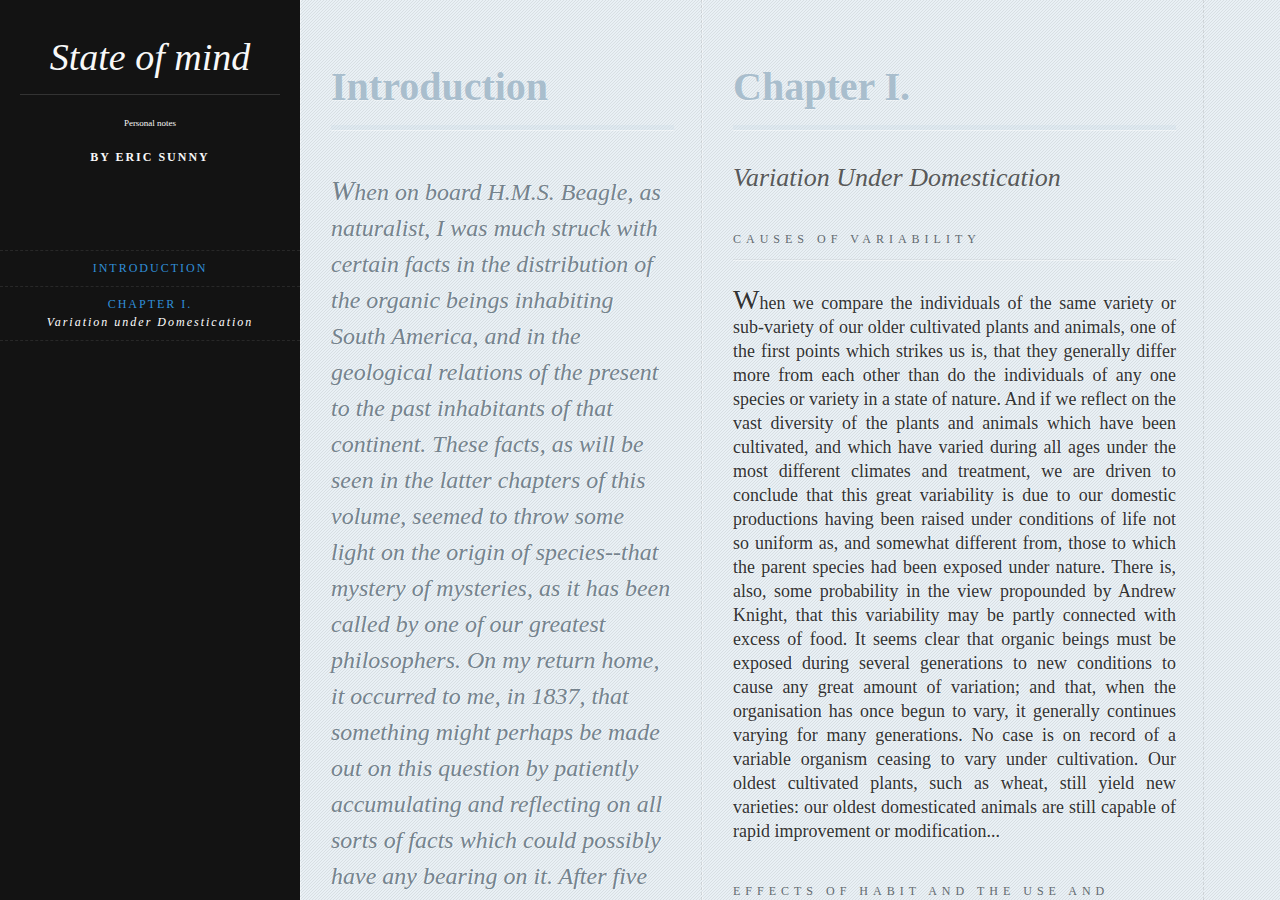
<file: dothtml/book-responsive/index.html>
<!DOCTYPE html>
<html lang="en">
    <head>
		<meta charset="UTF-8" />
        <meta http-equiv="X-UA-Compatible" content="IE=edge,chrome=1"> 
        <title>Responsive Horizontal Layout</title>
        <meta name="viewport" content="width=device-width, initial-scale=1.0, maximum-scale=1.0, user-scalable=no"> 
        <meta name="description" content="Responsive Horizontal Layout with jQuery and custom Scrollbars" />
        <meta name="keywords" content="horizontal, scrolling, panels, layout, template, jquery, responsive, custom scrollbar, html5" />
        <meta name="author" content="Codrops" />
        <link rel="shortcut icon" href="../favicon.ico">
		<link rel="stylesheet" type="text/css" href="css/jquery.jscrollpane.custom.css" />
        <link rel="stylesheet" type="text/css" href="css/style.css" />
		<script type="text/javascript" src="js/head.min.js"></script>
		<noscript>
			<style>
				@media screen and (max-width: 715px) {
					.hs-content-scroller{
						overflow: visible;
					}
				}
			</style>
		</noscript>
    </head>
    <body>
        <div id="hs-container" class="hs-container">
			
			<aside class="hs-menu" id="hs-menu">
				<div class="hs-headline">
					<h1>State of mind</h1>
					<small>Personal notes</small>
					<span class="hs-author">by Eric Sunny</span>
				</div>
				<nav>
					<a href="#introduction"><span>Introduction</span></a>
					<a href="#chapter1"><span>Chapter I.</span><span>Variation under Domestication</span></a>
				</nav>
			</aside>
			<a href="#hs-menu" class="hs-totop-link">Go to the top</a>
			<div class="hs-content-scroller">
				<div class="hs-content-wrapper">
					<article class="hs-content" id="introduction">
						<div class="hs-inner">
							<h2>Introduction</h2>
							
							<p>When on board H.M.S. Beagle, as naturalist, I was much struck with certain facts in the distribution of the organic beings inhabiting South America, and in the geological relations of the present to the past inhabitants of that continent. These facts, as will be seen in the latter chapters of this volume, seemed to throw some light on the origin of species--that mystery of mysteries, as it has been called by one of our greatest philosophers. On my return home, it occurred to me, in 1837, that something might perhaps be made out on this question by patiently accumulating and reflecting on all sorts of facts which could possibly have any bearing on it. After five years' work I allowed myself to speculate on the subject, and drew up some short notes; these I enlarged in 1844 into a sketch of the conclusions, which then seemed to me probable: from that period to the present day I have steadily pursued the same object. I hope that I may be excused for entering on these personal details, as I give them to show that I have not been hasty in coming to a decision.</p>

							<p>My work is now (1859) nearly finished; but as it will take me many more years to complete it, and as my health is far from strong, I have been urged to publish this abstract. I have more especially been induced to do this, as Mr. Wallace, who is now studying the natural history of the Malay Archipelago, has arrived at almost exactly the same general conclusions that I have on the origin of species. In 1858 he sent me a memoir on this subject, with a request that I would forward it to Sir Charles Lyell, who sent it to the Linnean Society, and it is published in the third volume of the Journal of that Society. Sir C. Lyell and Dr. Hooker, who both knew of my work--the latter having read my sketch of 1844--honoured me by thinking it advisable to publish, with Mr. Wallace's excellent memoir, some brief extracts from my manuscripts.</p>

							
							
						</div>
					</article>
					<article class="hs-content" id="chapter1">
						<div class="hs-inner">
							<h2>Chapter I.</h2>
							<h3>Variation Under Domestication</h3>
							
							<h4>Causes of Variability</h4>
							<p>When we compare the individuals of the same variety or sub-variety of our older cultivated plants and animals, one of the first points which strikes us is, that they generally differ more from each other than do the individuals of any one species or variety in a state of nature. And if we reflect on the vast diversity of the plants and animals which have been cultivated, and which have varied during all ages under the most different climates and treatment, we are driven to conclude that this great variability is due to our domestic productions having been raised under conditions of life not so uniform as, and somewhat different from, those to which the parent species had been exposed under nature. There is, also, some probability in the view propounded by Andrew Knight, that this variability may be partly connected with excess of food. It seems clear that organic beings must be exposed during several generations to new conditions to cause any great amount of variation; and that, when the organisation has once begun to vary, it generally continues varying for many generations. No case is on record of a variable organism ceasing to vary under cultivation. Our oldest cultivated plants, such as wheat, still yield new varieties: our oldest domesticated animals are still capable of rapid improvement or modification...</p>
							
							<h4>Effects of Habit and the use and disuse of Parts</h4>
							<p>Changed habits produce an inherited effect as in the period of the flowering of plants when transported from one climate to another. With animals the increased use or disuse of parts has had a more marked influence; thus I find in the domestic duck that the bones of the wing weigh less and the bones of the leg more, in proportion to the whole skeleton, than do the same bones in the wild duck; and this change may be safely attributed to the domestic duck flying much less, and walking more, than its wild parents. The great and inherited development of the udders in cows and goats in countries where they are habitually milked, in comparison with these organs in other countries, is probably another instance of the effects of use. Not one of our domestic animals can be named which has not in some country drooping ears; and the view which has been suggested that the drooping is due to disuse of the muscles of the ear, from the animals being seldom much alarmed, seems probable...</p>
							<h4>Correlated Variation</h4>
							<p>When we look to the hereditary varieties or races of our domestic animals and plants, and compare them with closely allied species, we generally perceive in each domestic race, as already remarked, less uniformity of character than in true species. Domestic races often have a somewhat monstrous character; by which I mean, that, although differing from each other and from other species of the same genus, in several trifling respects, they often differ in an extreme degree in some one part, both when compared one with another, and more especially when compared with the species under nature to which they are nearest allied. With these exceptions (and with that of the perfect fertility of varieties when crossed—a subject hereafter to be discussed), domestic races of the same species differ from each other in the same manner as do the closely allied species of the same genus in a state of nature, but the differences in most cases are less in degree. This must be admitted as true, for the domestic races of many animals and plants have been ranked by some competent judges as the descendants of aboriginally distinct species, and by other competent judges as mere varieties. If any well marked distinction existed between a domestic race and a species, this source of doubt would not so perpetually recur. It has often been stated that domestic races do not differ from each other in characters of generic value. It can be shown that this statement is not correct; but naturalists differ much in determining what characters are of generic value; all such valuations being at present empirical. When it is explained how genera originate under nature, it will be seen that we have no right to expect often to find a generic amount of difference in our domesticated races...</p>
						</div>
					</article>
					
				</div><!-- hs-content-wrapper -->
			</div><!-- hs-content-scroller -->
        </div>
		<script>
			head.js(
				{ jquery : "http://ajax.googleapis.com/ajax/libs/jquery/1.7.1/jquery.min.js" },
				{ mousewheel : "js/jquery.mousewheel.js" },
				{ mwheelIntent : "js/mwheelIntent.js" },
				{ jScrollPane : "js/jquery.jscrollpane.min.js" },
				{ history : "js/jquery.history.js" },
				{ stringLib : "js/core.string.js" },
				{ easing : "js/jquery.easing.1.3.js" },
				{ smartresize : "js/jquery.smartresize.js" },
				{ page : "js/jquery.page.js" }
			);
		</script>
    </body>
</html>
</file>
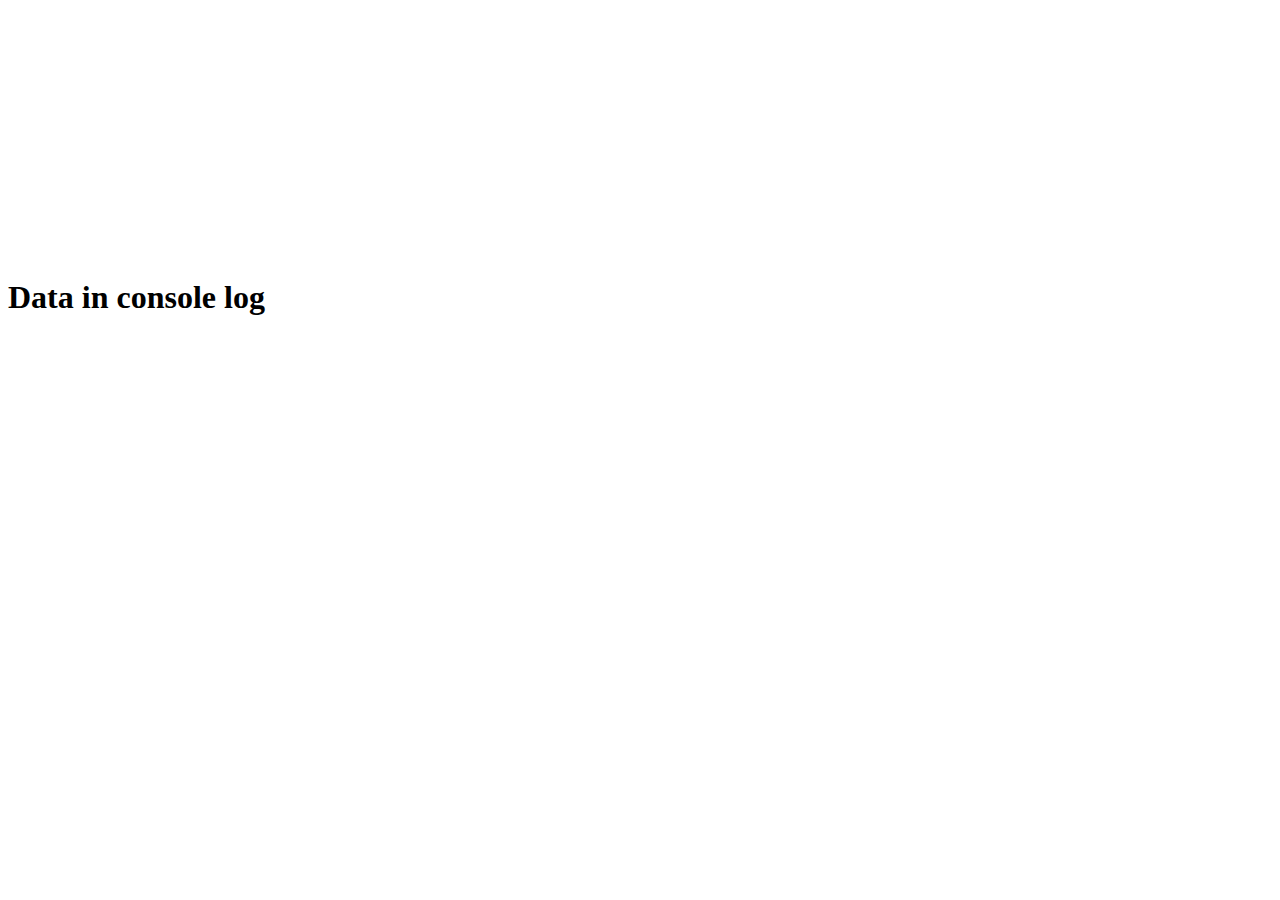
<file: dotjs/random-data-generator/index.html>
<!DOCTYPE html>
<html>
<head>
</head>
<body>
    <div id="grid" style="width: 100%; height: 250px;"></div>
</body>
<script>
//
var fname = ["Karina", "Erik", "Renya", "Krista", "Tata", "Anna", "Siara"];
var sname = ["Berg", "Stone", "Cliff", "Green", "Sun", "White"];
var gender = ["F", "M"];
var sentence = "Lorem ipsum dolor sit amet, consectetur adipiscing elit. Nullam porta, magna id commodo suscipit, leo orci sagittis lacus, eget vulputate orci neque ac arcu. Aenean volutpat odio tortor, ut fermentum lorem malesuada in. Suspendisse";
var titleWords = sentence.split(" ");
String.prototype.capitalizeFirstLetter = function() {
    return this.charAt(0).toUpperCase() + this.slice(1);
}
for (i=0;i<500;i++){
    rname = fname[Math.floor(Math.random() * fname.length)];
    rsname = sname[Math.floor(Math.random() * sname.length)];
    rgender = gender[Math.floor(Math.random() * gender.length)];
    bookTitle = titleWords[Math.floor((Math.random() * titleWords.length))].capitalizeFirstLetter() + " " + titleWords[Math.floor((Math.random() * titleWords.length))]  + " " + titleWords[Math.floor((Math.random() * titleWords.length))] + " " + titleWords[Math.floor((Math.random() * titleWords.length))];

    console.log(rname + " " + rsname + ", " + rgender + ", " + bookTitle);
}
</script>
<h1>Data in console log</h1>
</html>
</file>
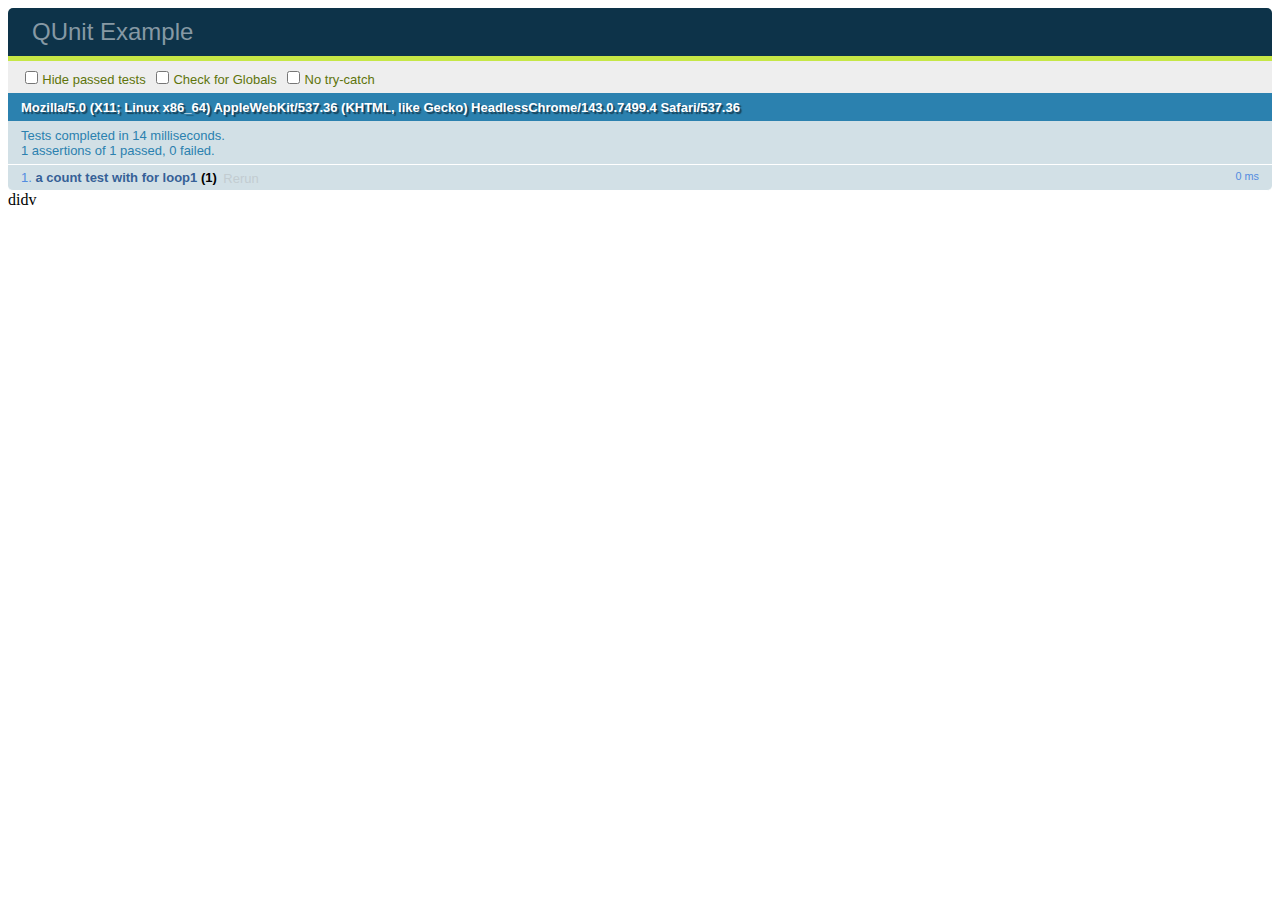
<file: dotjs/unit-test-browser-max-load/index.html>
<!DOCTYPE html>
<html>
<head>
  <meta charset="utf-8">
  <title>QUnit Example</title>
  <link rel="stylesheet" href="qunit/style.css">
</head>
<body>
  <div id="qunit"></div>
  <div id="qunit-fixture"></div>
  <script src="qunit/qunit.js"></script>
  <script src="tests.js"></script>
</body>
</html>
didv
</file>
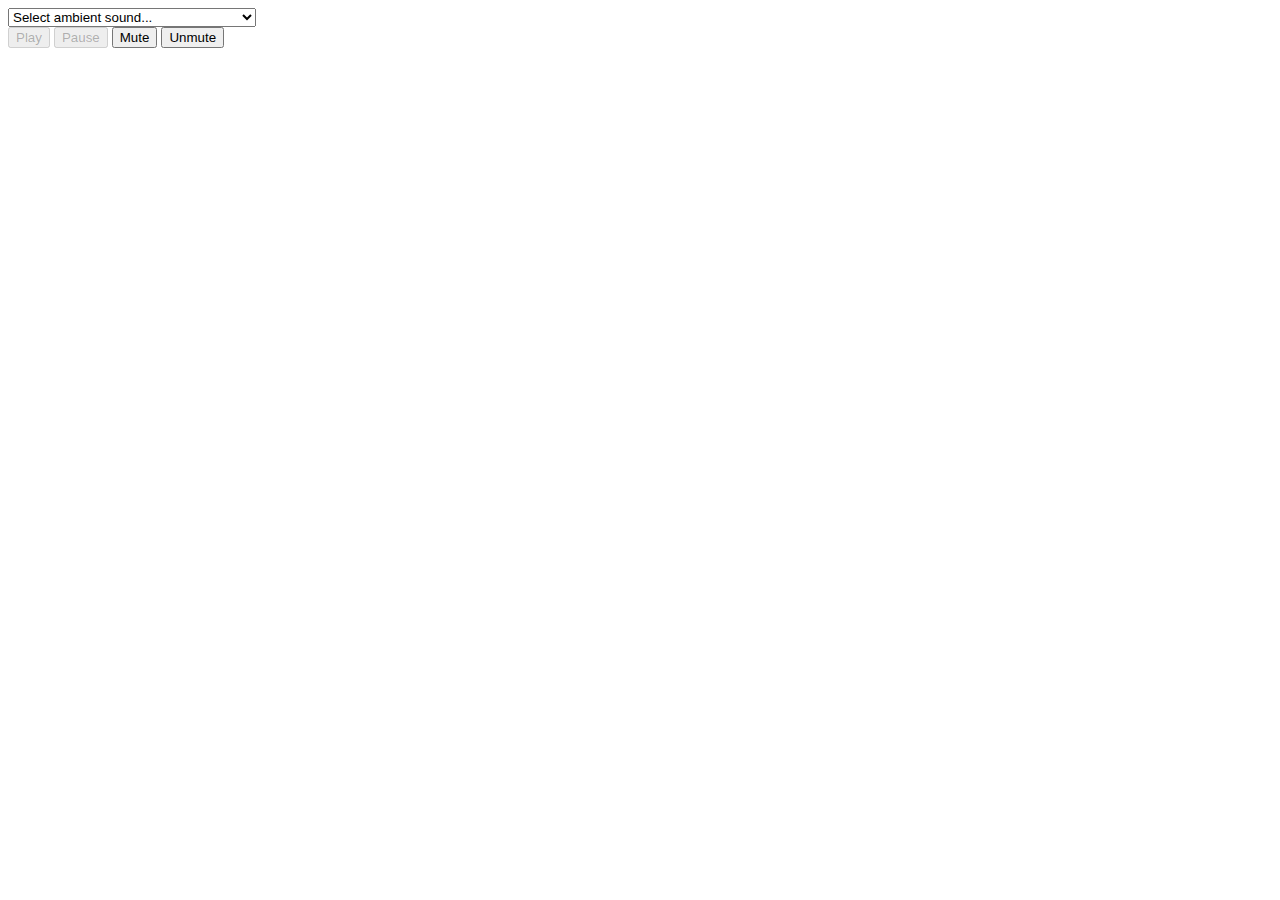
<file: dothtml/html5/audio/index.html>
<!DOCTYPE HTML><html><head><meta http-equiv="Content-Type" content="text/html; charset=UTF-8"><title>MP3 example</title><script>document.getElementById("audio").muted = false; function SelectAudio()  {	audio_clip.src = audio_form.audio_select.value;	audio_clip.load();	PlayAudio();}    function PlayAudio() 	{              audio_clip.play();              audio_play_button.disabled = true;              audio_pause_button.disabled = false;            }                     function PauseAudio() 			{              audio_clip.pause();              audio_play_button.disabled = false;              audio_pause_button.disabled = true;            }            function MuteAudio() 			{              audio_clip.muted = true;            }            function UnmuteAudio() 			{              audio_clip.muted = false;            }                        function OnAudioFinished() 			{              audio_play_button.disabled = false;              audio_pause_button.disabled = true;            }</script></head><body><audio id="audio_clip" width="670" style="border: solid 3px black; margin:200">                Your browser does not support the audio tag              </audio><div><form name="audio_form">	<select name="audio_select" onchange="SelectAudio();">		<option>Select ambient sound...</option>		<option value="sounds/ambient/01_Across_the_grasslands.mp3">01_Across_the_grasslands.mp3</option>		<option value="sounds/ambient/01_Bird_calls_and_buffaloes.mp3">01_Bird_calls_and_buffaloes.mp3</option>		<option value="sounds/ambient/01_Bird_songs_and_thirsty_lions.mp3">01_Bird_songs_and_thirsty_lions.mp3</option>		<option value="sounds/ambient/01_Birdsong.mp3">01_Birdsong.mp3</option>	</select> </form></div><div>                <input type="button" id="audio_play_button" onclick="PlayAudio()" value="Play" disabled="">                <input type="button" id="audio_pause_button" onclick="PauseAudio()" value="Pause" disabled="">                <input type="button" id="audio_mute" onclick="MuteAudio()" value="Mute">                <input type="button" id="audio_unmute" onclick="UnmuteAudio()" value="Unmute"></div></body></html>
</file>
<file: dothtml/book-responsive/css/style.css>
@import url('normalize.css');

body{
	font-family: Baskerville, "Hoefler Text", Garamond, "Times New Roman", serif;
	background: #e9f0f5 url(../images/pattern.png) repeat top left;
	font-weight: 400;
	font-size: 12px;
	color: #333;
	overflow-y: hidden;
	overflow-x: hidden;
}
h1, h3, h4{
	font-weight: 400;
}
h1{
	font-style: italic;
	border-bottom: 1px solid rgba(126, 126, 126, 0.3);
	padding: 35px 15px 15px 15px;
	margin: 0px 20px 20px 20px;
	position: relative;
	font-size: 38px;
}
h2{
	font-size: 40px;
	padding-bottom: 15px;
	border-bottom: 5px solid rgba(190, 211, 226, 0.2);
	color: #a9becd;
	text-shadow: 0px 1px 1px rgba(255, 255, 255, 0.4);
	box-shadow: 0px 1px 0px 0px rgba(255, 255, 255, 0.4);
	font-weight: 700;
}
h3{
	font-style: italic;
	font-size: 26px;
	color: #585959;
	text-shadow: 1px 0px 1px rgba(255, 255, 255, 0.4);
}
h4{
	text-transform: uppercase;
	letter-spacing: 5px;
	line-height: 20px;
	padding: 10px 0px;
	color: #626a6f;
	border-bottom: 1px solid rgba(126, 126, 126, 0.1);
	box-shadow: 0px 1px 0px 0px rgba(255, 255, 255, 0.4);
}
a{
	color: #308fd9;
	text-decoration: none;
	text-transform: uppercase;
	letter-spacing: 2px;
}
a:hover{
	color: #87b6da;
}
.hs-headline{
	text-align: center;
}
.hs-author{
	text-transform: uppercase;
	display: block;
	letter-spacing: 2px;
	font-weight: 700;
	padding: 20px 10px;
}
.hs-menu{
	position: fixed;
	z-index: 100;
	color: #f8f8f8;
	background: #131313;
	width: 300px;
	left: 0px;
	top: 0px;
	height: 100%;
}
.hs-menu nav{
	position: absolute;
	top: 250px;
	left: 0px;
	right: 0px;
	bottom: 50px;
}
.hs-menu nav a{
	display: block;
	padding: 10px 20px;
	text-align: center;
	outline: none;
	border-bottom: 1px dashed rgba(126, 126, 126, 0.2);
}
.hs-menu nav a:active{
	box-shadow: 7px 0px 17px #000 inset;
}
.hs-menu nav a:first-child{
	border-top: 1px dashed rgba(126, 126, 126, 0.2);
}
.hs-menu nav a span:nth-child(2){
	display: block;
	color: #fff;
	font-style: italic;
	font-weight: 400;
	text-transform: none;
	padding-top: 3px;
}
.hs-content-scroller{
	position: absolute;
	left: 300px;
	right: 0px;
	overflow: hidden;
	height: 100%;
}
.hs-content-wrapper{
	width: 7950px;
	position: absolute;
	height: 100%;
	overflow: hidden;
}
.hs-content{
	width: 500px;
	overflow-y: scroll;
	height: 100%;
	float: left;
	border-right: 1px dashed #A9BECD;
	border-left: 1px dashed #A9BECD;
	border-right: 1px dashed rgba(126, 126, 126, 0.2);
	border-left: 1px dashed rgba(255, 255, 255, 0.5);
	background: transparent;
	-webkit-transition: background 0.3s linear;
	-moz-transition: background 0.3s linear;
	-o-transition: background 0.3s linear;
	-ms-transition: background 0.3s linear;
	transition: background 0.3s linear;
}
.hs-content:hover, .hs-content-active{
	background: #f1f5f8;
}
.hs-content:hover .jspVerticalBar,
.hs-menu nav:hover .jspVerticalBar{
	opacity: 1;
}
.hs-content:first-child{
	width: 400px;
}
.hs-inner{
	padding: 30px 20px 10px 30px;
}
.hs-inner p{
	font-size: 18px;
	line-height: 24px;
	text-align: justify;
	position: relative;
	padding: 10px 0px;
	text-shadow: 1px 0px 1px rgba(255, 255, 255, 0.8);
}
.hs-inner p:first-letter{
	font-size: 28px;
}
#introduction .hs-inner p:first-of-type{
	font-size: 24px;
	text-align: left;
	line-height: 36px;
	font-style: italic;
	color: #75838D;
	letter-spacing: 0px;
}
a.hs-totop-link{
	display: none;
	content: 'Scroll to top';
	position: fixed;
	z-index: 10000;
	bottom: 0px;
	width: 100%;
	height: 40px;
	line-height: 40px;
	font-size: 14px;
	color: #aaa;
	text-shadow: 1px 1px 1px #fff;
	font-weight: 700;
	cursor: pointer;
	text-transform: uppercase;
	text-align: center;
	background: #ffffff; /* Old browsers */
	background: -moz-linear-gradient(top, #ffffff 0%, #f3f3f3 50%, #ededed 51%, #ffffff 100%); /* FF3.6+ */
	background: -webkit-gradient(linear, left top, left bottom, color-stop(0%,#ffffff), color-stop(50%,#f3f3f3), color-stop(51%,#ededed), color-stop(100%,#ffffff)); /* Chrome,Safari4+ */
	background: -webkit-linear-gradient(top, #ffffff 0%,#f3f3f3 50%,#ededed 51%,#ffffff 100%); /* Chrome10+,Safari5.1+ */
	background: -o-linear-gradient(top, #ffffff 0%,#f3f3f3 50%,#ededed 51%,#ffffff 100%); /* Opera 11.10+ */
	background: -ms-linear-gradient(top, #ffffff 0%,#f3f3f3 50%,#ededed 51%,#ffffff 100%); /* IE10+ */
	background: linear-gradient(top, #ffffff 0%,#f3f3f3 50%,#ededed 51%,#ffffff 100%); /* W3C */
	border-top: 1px solid #cacaca;
}
/* Codrops Top Bar */
.codrops-top{
	font-size: 10px;
	text-transform: uppercase;
}
.codrops-top a{
	position: fixed;
	z-index: 10000;
	padding: 4px 7px;
	letter-spacing: 1px;
	color: #aaa;
	text-shadow: 0px 1px 1px #fff;
	background: rgba(255, 255, 255, 1);
	border-radius: 0px 0px 3px 3px;
}
.codrops-top a:nth-child(1){
	right: auto;
	left: 310px;
}
.codrops-top a:nth-child(2){
	right: 10px;
}

/* Media Queries */
@media screen and (max-width: 1024px) {
	.jspVerticalBar{
		opacity: 1;
	}
	.hs-content-scroller{
		overflow-x: scroll;
	}
	.hs-content:hover{
		background: transparent;
	}
	.hs-content-active:hover {
		background: #f1f5f8;
	}
}
@media screen and (max-width: 715px) {
	body{
		overflow-x: auto;
		overflow-y: auto;
	}
	.codrops-top a{
		background: #000;
		color: #fff;
		text-shadow: none;
	}
	.codrops-top a:nth-child(1){
		left: 10px;
	}
	a.hs-totop-link{
		display: block;
	}
	.hs-menu{
		position: relative;
		width: 100%;
		height: 460px;
	}
	.hs-menu nav{
		top: 230px;
		bottom: 20px;
	}
	.hs-content-scroller{
		position: relative;
		height: auto;
		left: 0;
	}
	.hs-content-wrapper{
		height: auto;
		width: auto;
		margin-left: 0px;
	}
	.hs-content{
		border: none;
	}
	.hs-content, .hs-content:first-child{
		width: auto;
		float: none;
		overflow-y: auto;
	}
}
</file>
<file: dotjs/unit-test-browser-max-load/qunit/style.css>
/*!
 * QUnit 1.15.0
 * http://qunitjs.com/
 *
 * Copyright 2014 jQuery Foundation and other contributors
 * Released under the MIT license
 * http://jquery.org/license
 *
 * Date: 2014-08-08T16:00Z
 */

/** Font Family and Sizes */

#qunit-tests, #qunit-header, #qunit-banner, #qunit-testrunner-toolbar, #qunit-userAgent, #qunit-testresult {
	font-family: "Helvetica Neue Light", "HelveticaNeue-Light", "Helvetica Neue", Calibri, Helvetica, Arial, sans-serif;
}

#qunit-testrunner-toolbar, #qunit-userAgent, #qunit-testresult, #qunit-tests li { font-size: small; }
#qunit-tests { font-size: smaller; }


/** Resets */

#qunit-tests, #qunit-header, #qunit-banner, #qunit-userAgent, #qunit-testresult, #qunit-modulefilter {
	margin: 0;
	padding: 0;
}


/** Header */

#qunit-header {
	padding: 0.5em 0 0.5em 1em;

	color: #8699A4;
	background-color: #0D3349;

	font-size: 1.5em;
	line-height: 1em;
	font-weight: 400;

	border-radius: 5px 5px 0 0;
}

#qunit-header a {
	text-decoration: none;
	color: #C2CCD1;
}

#qunit-header a:hover,
#qunit-header a:focus {
	color: #FFF;
}

#qunit-testrunner-toolbar label {
	display: inline-block;
	padding: 0 0.5em 0 0.1em;
}

#qunit-banner {
	height: 5px;
}

#qunit-testrunner-toolbar {
	padding: 0.5em 1em 0.5em 1em;
	color: #5E740B;
	background-color: #EEE;
	overflow: hidden;
}

#qunit-userAgent {
	padding: 0.5em 1em 0.5em 1em;
	background-color: #2B81AF;
	color: #FFF;
	text-shadow: rgba(0, 0, 0, 0.5) 2px 2px 1px;
}

#qunit-modulefilter-container {
	float: right;
}

/** Tests: Pass/Fail */

#qunit-tests {
	list-style-position: inside;
}

#qunit-tests li {
	padding: 0.4em 1em 0.4em 1em;
	border-bottom: 1px solid #FFF;
	list-style-position: inside;
}

#qunit-tests.hidepass li.pass, #qunit-tests.hidepass li.running  {
	display: none;
}

#qunit-tests li strong {
	cursor: pointer;
}

#qunit-tests li a {
	padding: 0.5em;
	color: #C2CCD1;
	text-decoration: none;
}
#qunit-tests li a:hover,
#qunit-tests li a:focus {
	color: #000;
}

#qunit-tests li .runtime {
	float: right;
	font-size: smaller;
}

.qunit-assert-list {
	margin-top: 0.5em;
	padding: 0.5em;

	background-color: #FFF;

	border-radius: 5px;
}

.qunit-collapsed {
	display: none;
}

#qunit-tests table {
	border-collapse: collapse;
	margin-top: 0.2em;
}

#qunit-tests th {
	text-align: right;
	vertical-align: top;
	padding: 0 0.5em 0 0;
}

#qunit-tests td {
	vertical-align: top;
}

#qunit-tests pre {
	margin: 0;
	white-space: pre-wrap;
	word-wrap: break-word;
}

#qunit-tests del {
	background-color: #E0F2BE;
	color: #374E0C;
	text-decoration: none;
}

#qunit-tests ins {
	background-color: #FFCACA;
	color: #500;
	text-decoration: none;
}

/*** Test Counts */

#qunit-tests b.counts                       { color: #000; }
#qunit-tests b.passed                       { color: #5E740B; }
#qunit-tests b.failed                       { color: #710909; }

#qunit-tests li li {
	padding: 5px;
	background-color: #FFF;
	border-bottom: none;
	list-style-position: inside;
}

/*** Passing Styles */

#qunit-tests li li.pass {
	color: #3C510C;
	background-color: #FFF;
	border-left: 10px solid #C6E746;
}

#qunit-tests .pass                          { color: #528CE0; background-color: #D2E0E6; }
#qunit-tests .pass .test-name               { color: #366097; }

#qunit-tests .pass .test-actual,
#qunit-tests .pass .test-expected           { color: #999; }

#qunit-banner.qunit-pass                    { background-color: #C6E746; }

/*** Failing Styles */

#qunit-tests li li.fail {
	color: #710909;
	background-color: #FFF;
	border-left: 10px solid #EE5757;
	white-space: pre;
}

#qunit-tests > li:last-child {
	border-radius: 0 0 5px 5px;
}

#qunit-tests .fail                          { color: #000; background-color: #EE5757; }
#qunit-tests .fail .test-name,
#qunit-tests .fail .module-name             { color: #000; }

#qunit-tests .fail .test-actual             { color: #EE5757; }
#qunit-tests .fail .test-expected           { color: #008000; }

#qunit-banner.qunit-fail                    { background-color: #EE5757; }


/** Result */

#qunit-testresult {
	padding: 0.5em 1em 0.5em 1em;

	color: #2B81AF;
	background-color: #D2E0E6;

	border-bottom: 1px solid #FFF;
}
#qunit-testresult .module-name {
	font-weight: 700;
}

/** Fixture */

#qunit-fixture {
	position: absolute;
	top: -10000px;
	left: -10000px;
	width: 1000px;
	height: 1000px;
}
</file>
